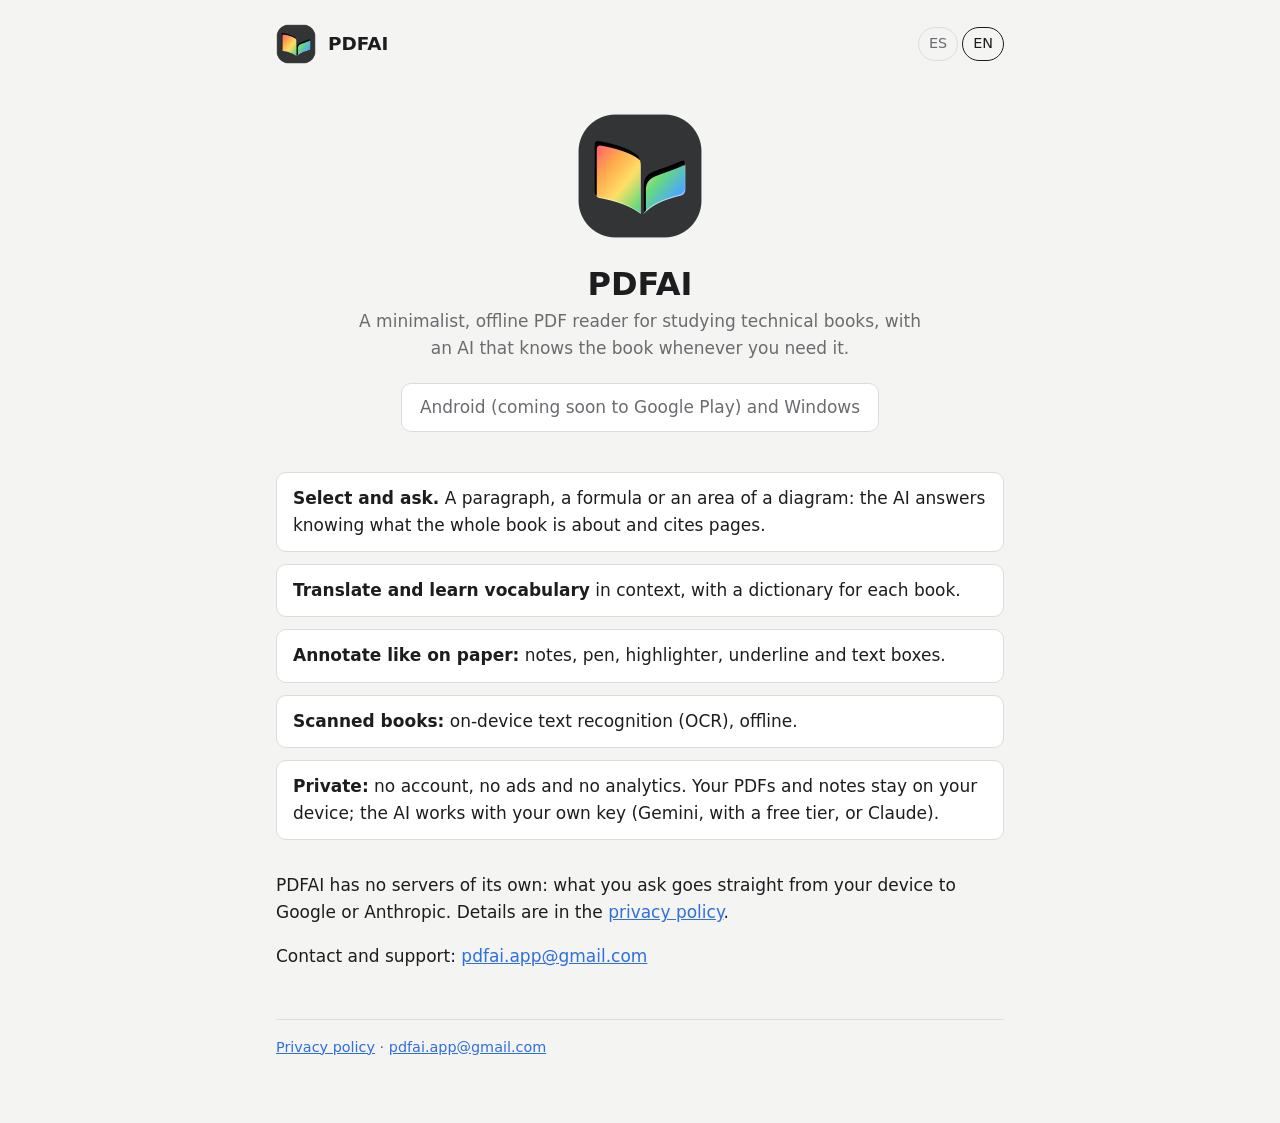
<file: index.html>
<!doctype html>
<html lang="es">
  <head>
    <meta charset="utf-8" />
    <meta name="viewport" content="width=device-width, initial-scale=1" />
    <title>PDFAI · Lector de PDF con IA · PDF reader with AI</title>
    <meta name="description" content="PDFAI: lector de PDF minimalista y sin conexión para Android y Windows; pregunta a la IA por cualquier pasaje con tu propia clave." />
    <link rel="icon" href="icono-512.png" />
    <link rel="stylesheet" href="estilo.css" />
    <script>
      // Idioma: #es / #en en la dirección o el del navegador (español si empieza por «es»; si no, inglés).
      (function () {
        function set(l) {
          document.documentElement.setAttribute("data-lang", l);
          document.documentElement.lang = l;
        }
        var h = location.hash.slice(1);
        set(h === "en" || h === "es" ? h : /^es\b/i.test(navigator.language || "") ? "es" : "en");
        addEventListener("hashchange", function () {
          var x = location.hash.slice(1);
          if (x === "es" || x === "en") set(x);
        });
      })();
    </script>
  </head>
  <body>
    <main>
      <header class="top">
        <a class="brand" href="index.html"><img src="icono-512.png" alt="" width="40" height="40" />PDFAI</a>
        <nav class="langs" aria-label="Idioma / Language"><a href="#es" hreflang="es">ES</a><a href="#en" hreflang="en">EN</a></nav>
      </header>

      <section class="l-es" lang="es">
        <div class="hero">
          <img src="icono-512.png" alt="Icono de PDFAI" width="128" height="128" />
          <h1>PDFAI</h1>
          <p>Lector de PDF minimalista y sin conexión para estudiar libros técnicos, con una IA que conoce el libro cuando la necesitas.</p>
          <span class="cta">Android (próximamente en Google Play) y Windows</span>
        </div>
        <ul class="features">
          <li><strong>Selecciona y pregunta.</strong> Un párrafo, una fórmula o un recuadro de un diagrama: la IA responde sabiendo de qué trata el libro entero y cita las páginas.</li>
          <li><strong>Traduce y aprende vocabulario</strong> en su contexto, con un diccionario por libro.</li>
          <li><strong>Anota como en papel:</strong> notas, boli, marcador, subrayador y cajas de texto.</li>
          <li><strong>Libros escaneados:</strong> reconocimiento de texto (OCR) en el propio dispositivo, sin conexión.</li>
          <li><strong>Privado:</strong> sin cuenta, sin anuncios y sin analítica. Tus PDF y notas se quedan en tu dispositivo; la IA funciona con tu propia clave (Gemini, con plan gratuito, o Claude).</li>
        </ul>
        <p>PDFAI no tiene servidores propios: lo que preguntas va directamente de tu dispositivo a Google o a Anthropic. Los detalles están en la <a href="privacidad.html#es">política de privacidad</a>.</p>
        <p>Contacto y soporte: <a href="mailto:pdfai.app@gmail.com">pdfai.app@gmail.com</a></p>
      </section>

      <section class="l-en" lang="en">
        <div class="hero">
          <img src="icono-512.png" alt="PDFAI icon" width="128" height="128" />
          <h1>PDFAI</h1>
          <p>A minimalist, offline PDF reader for studying technical books, with an AI that knows the book whenever you need it.</p>
          <span class="cta">Android (coming soon to Google Play) and Windows</span>
        </div>
        <ul class="features">
          <li><strong>Select and ask.</strong> A paragraph, a formula or an area of a diagram: the AI answers knowing what the whole book is about and cites pages.</li>
          <li><strong>Translate and learn vocabulary</strong> in context, with a dictionary for each book.</li>
          <li><strong>Annotate like on paper:</strong> notes, pen, highlighter, underline and text boxes.</li>
          <li><strong>Scanned books:</strong> on-device text recognition (OCR), offline.</li>
          <li><strong>Private:</strong> no account, no ads and no analytics. Your PDFs and notes stay on your device; the AI works with your own key (Gemini, with a free tier, or Claude).</li>
        </ul>
        <p>PDFAI has no servers of its own: what you ask goes straight from your device to Google or Anthropic. Details are in the <a href="privacidad.html#en">privacy policy</a>.</p>
        <p>Contact and support: <a href="mailto:pdfai.app@gmail.com">pdfai.app@gmail.com</a></p>
      </section>

      <footer>
        <span class="l-es"><a href="privacidad.html#es">Política de privacidad</a></span><span class="l-en"><a href="privacidad.html#en">Privacy policy</a></span> ·
        <a href="mailto:pdfai.app@gmail.com">pdfai.app@gmail.com</a>
      </footer>
    </main>
  </body>
</html>
</file>
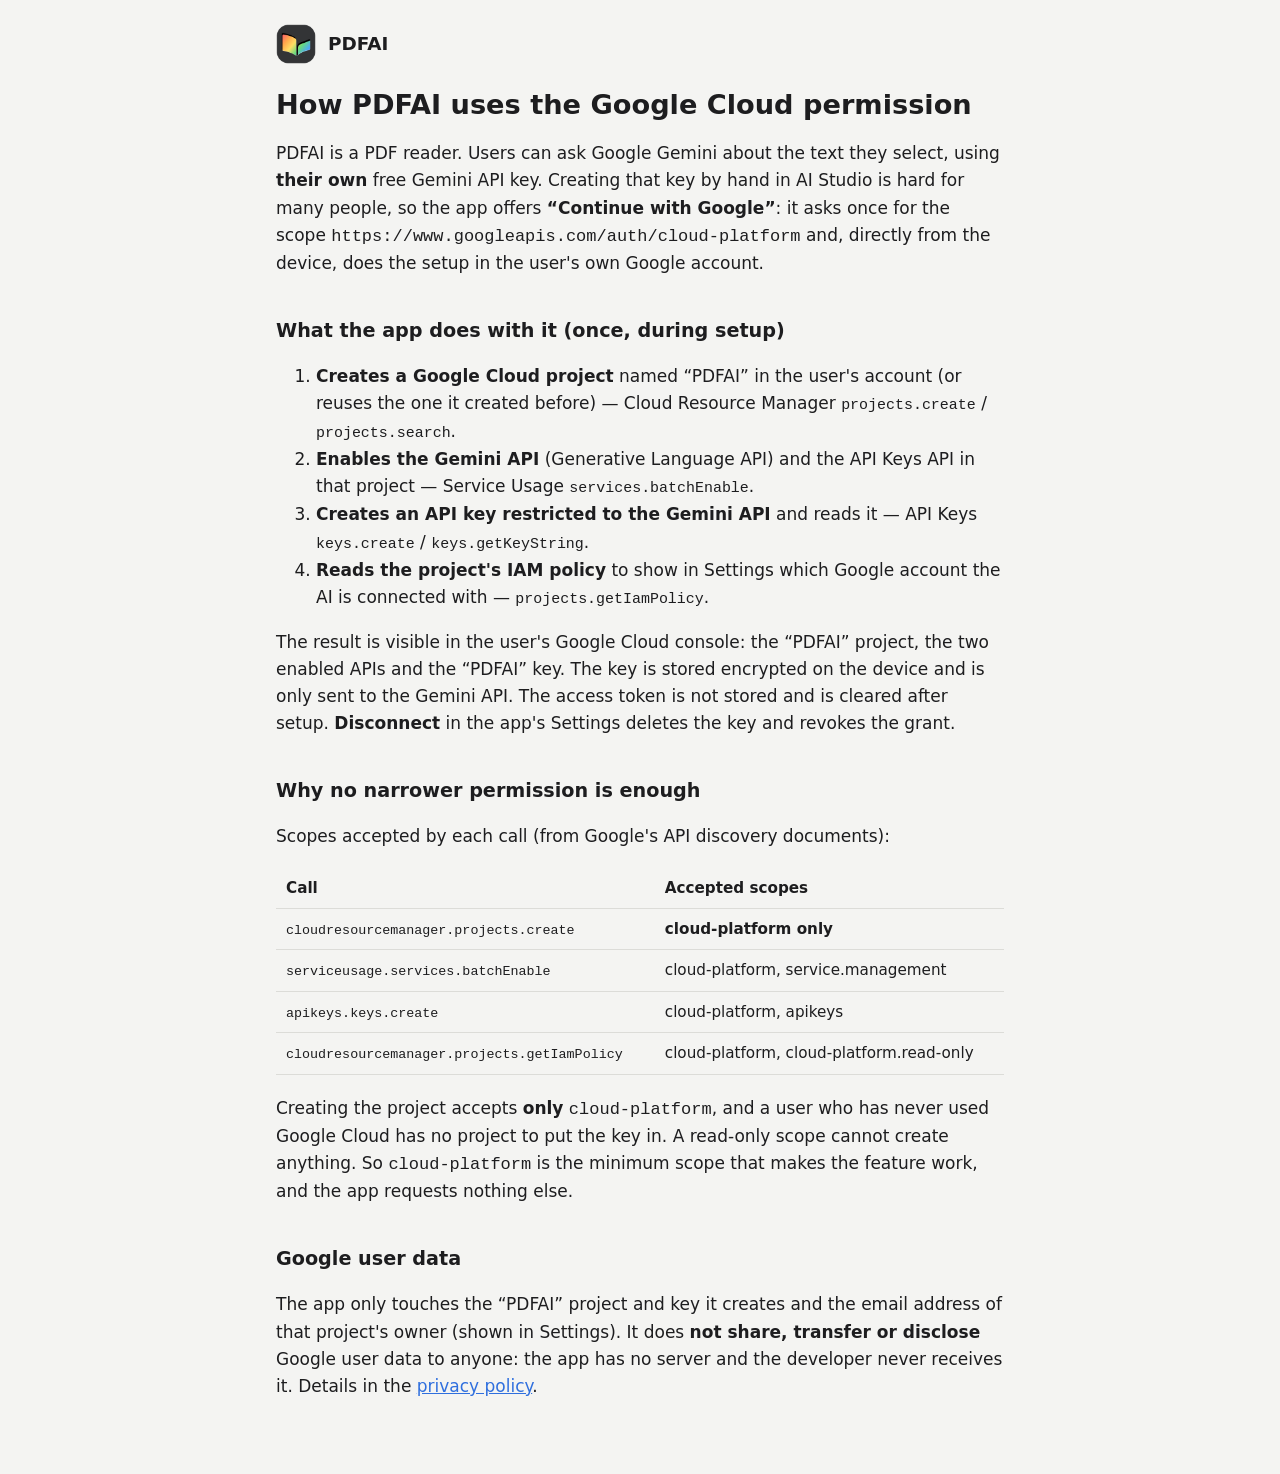
<file: google-permission.html>
<!doctype html>
<html lang="en">
  <head>
    <meta charset="utf-8" />
    <meta name="viewport" content="width=device-width, initial-scale=1" />
    <title>PDFAI · Google Cloud permission</title>
    <meta name="description" content="How PDFAI uses the Google Cloud (cloud-platform) permission and why no narrower permission is enough." />
    <link rel="icon" href="icono-512.png" />
    <link rel="stylesheet" href="estilo.css" />
    <style>
      table { width: 100%; border-collapse: collapse; font-size: 0.95rem; margin: 12px 0 20px; }
      th, td { text-align: left; padding: 8px 10px; border-bottom: 1px solid var(--line); vertical-align: top; }
      td code, li code { font-size: 0.88em; }
      .only { font-weight: 700; }
    </style>
  </head>
  <body>
    <main>
      <header class="top">
        <a class="brand" href="index.html"><img src="icono-512.png" alt="" width="40" height="40" />PDFAI</a>
      </header>

      <h1>How PDFAI uses the Google Cloud permission</h1>
      <p>
        PDFAI is a PDF reader. Users can ask Google Gemini about the text they select, using <strong>their own</strong> free
        Gemini API key. Creating that key by hand in AI Studio is hard for many people, so the app offers
        <strong>“Continue with Google”</strong>: it asks once for the scope
        <code>https://www.googleapis.com/auth/cloud-platform</code> and, directly from the device, does the setup in the user's
        own Google account.
      </p>

      <h2>What the app does with it (once, during setup)</h2>
      <ol>
        <li><strong>Creates a Google Cloud project</strong> named “PDFAI” in the user's account (or reuses the one it created before) — Cloud Resource Manager <code>projects.create</code> / <code>projects.search</code>.</li>
        <li><strong>Enables the Gemini API</strong> (Generative Language API) and the API Keys API in that project — Service Usage <code>services.batchEnable</code>.</li>
        <li><strong>Creates an API key restricted to the Gemini API</strong> and reads it — API Keys <code>keys.create</code> / <code>keys.getKeyString</code>.</li>
        <li><strong>Reads the project's IAM policy</strong> to show in Settings which Google account the AI is connected with — <code>projects.getIamPolicy</code>.</li>
      </ol>
      <p>
        The result is visible in the user's Google Cloud console: the “PDFAI” project, the two enabled APIs and the “PDFAI” key.
        The key is stored encrypted on the device and is only sent to the Gemini API. The access token is not stored and is cleared
        after setup. <strong>Disconnect</strong> in the app's Settings deletes the key and revokes the grant.
      </p>

      <h2>Why no narrower permission is enough</h2>
      <p>Scopes accepted by each call (from Google's API discovery documents):</p>
      <table>
        <thead><tr><th>Call</th><th>Accepted scopes</th></tr></thead>
        <tbody>
          <tr><td><code>cloudresourcemanager.projects.create</code></td><td class="only">cloud-platform only</td></tr>
          <tr><td><code>serviceusage.services.batchEnable</code></td><td>cloud-platform, service.management</td></tr>
          <tr><td><code>apikeys.keys.create</code></td><td>cloud-platform, apikeys</td></tr>
          <tr><td><code>cloudresourcemanager.projects.getIamPolicy</code></td><td>cloud-platform, cloud-platform.read-only</td></tr>
        </tbody>
      </table>
      <p>
        Creating the project accepts <strong>only</strong> <code>cloud-platform</code>, and a user who has never used Google Cloud
        has no project to put the key in. A read-only scope cannot create anything. So <code>cloud-platform</code> is the minimum
        scope that makes the feature work, and the app requests nothing else.
      </p>

      <h2>Google user data</h2>
      <p>
        The app only touches the “PDFAI” project and key it creates and the email address of that project's owner (shown in
        Settings). It does <strong>not share, transfer or disclose</strong> Google user data to anyone: the app has no server and
        the developer never receives it. Details in the <a href="privacidad.html#en">privacy policy</a>.
      </p>
    </main>
  </body>
</html>
</file>
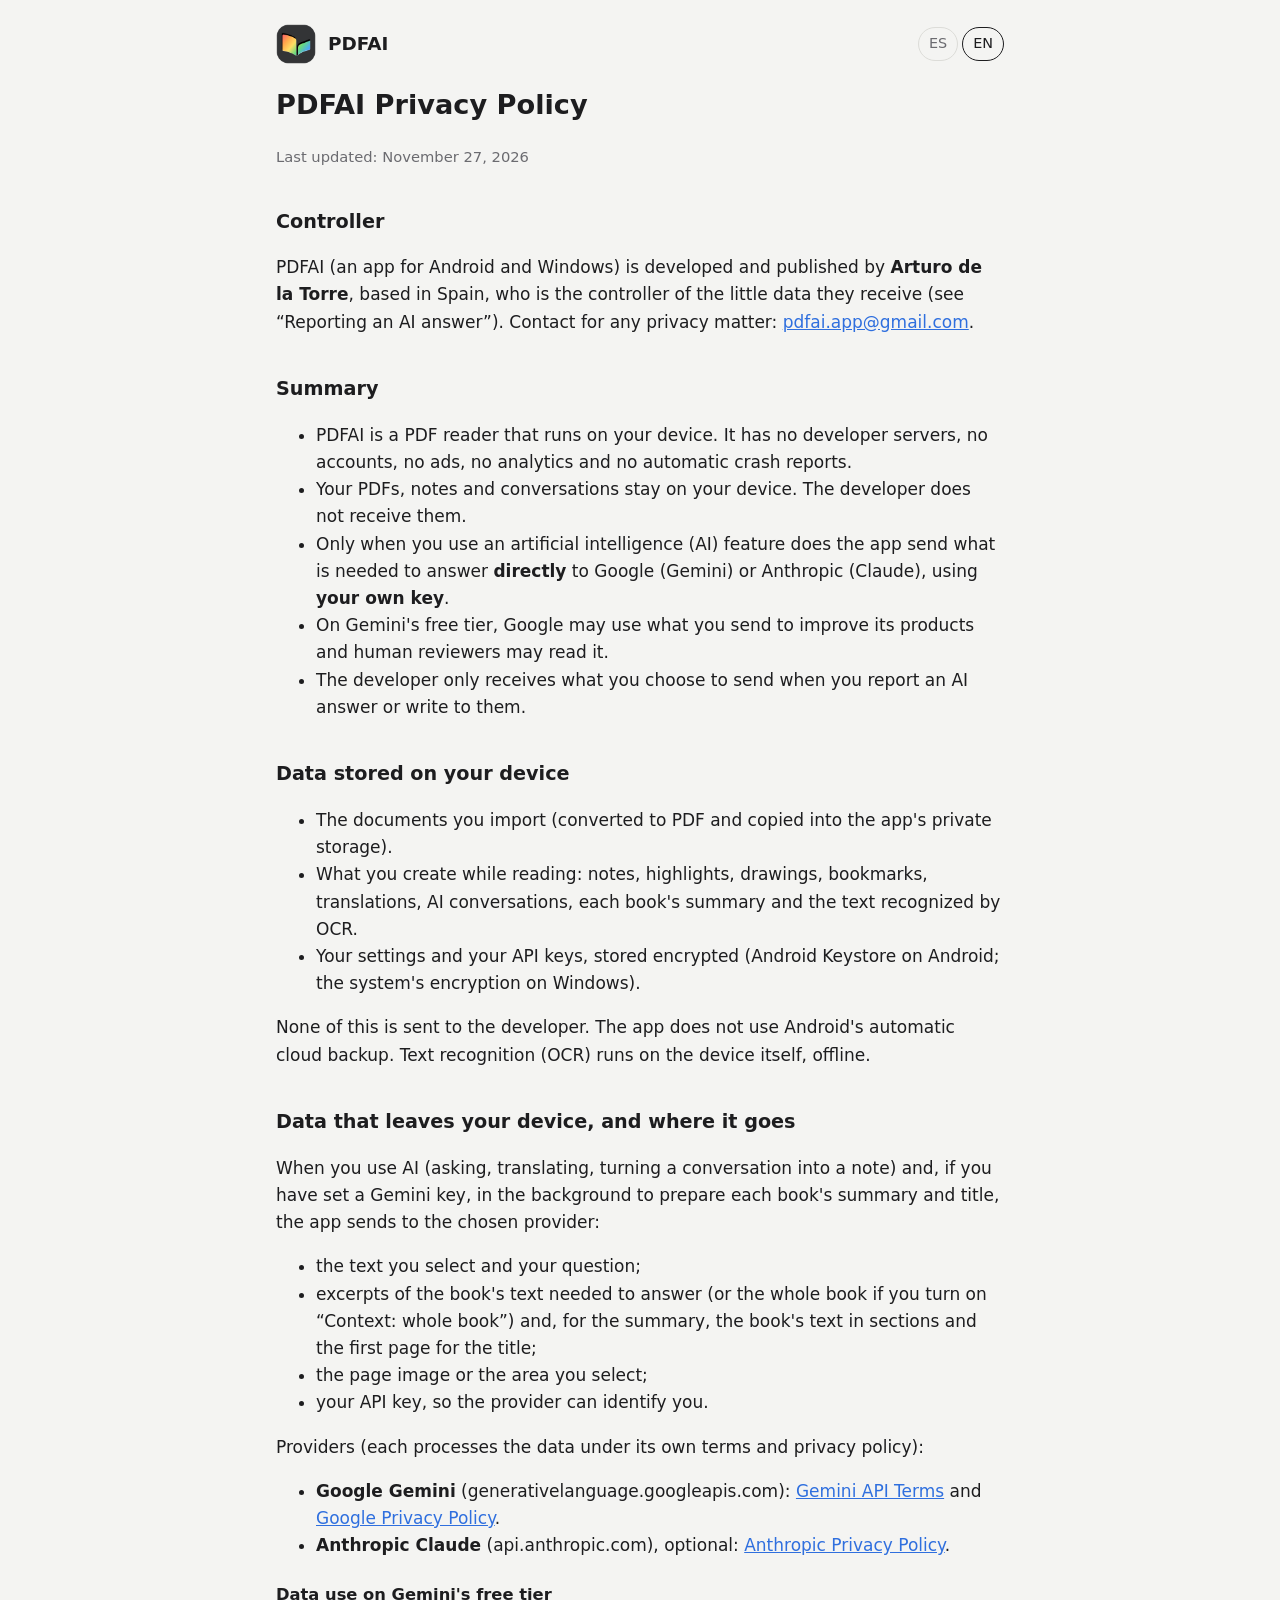
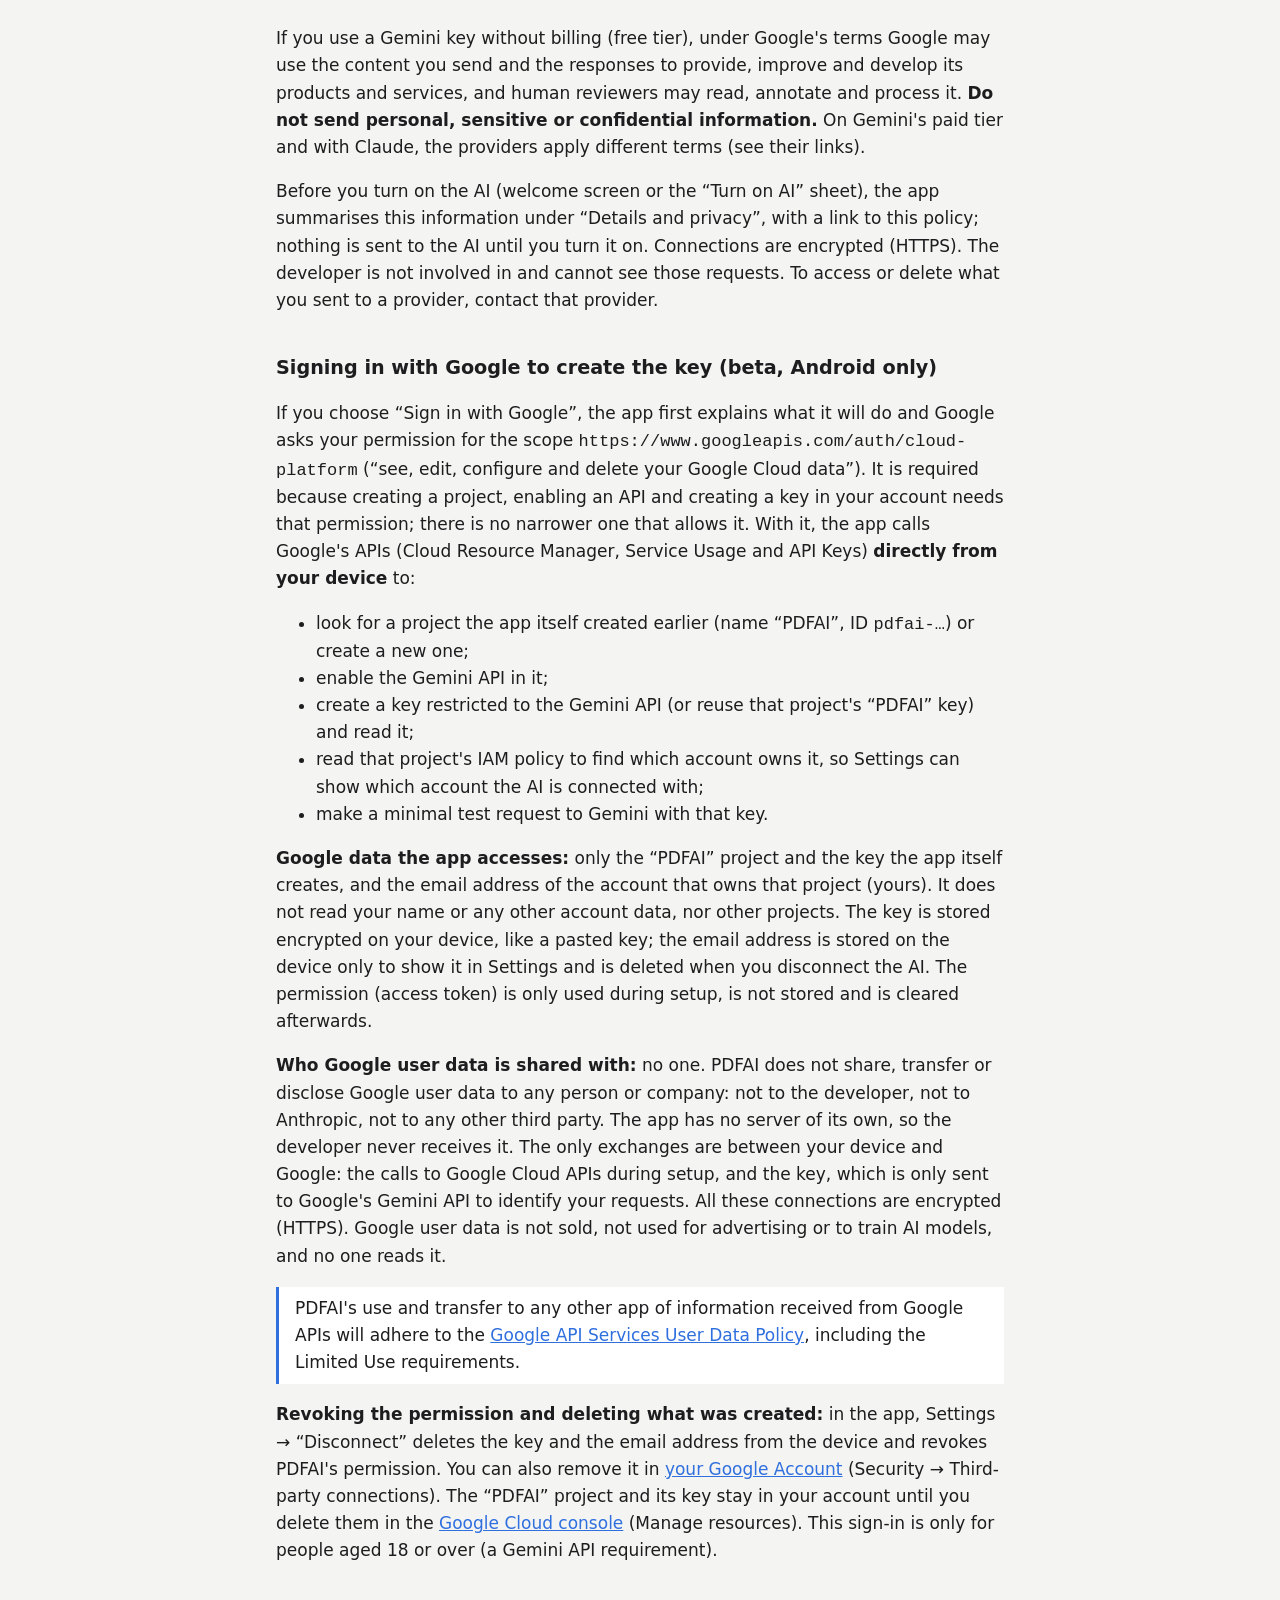
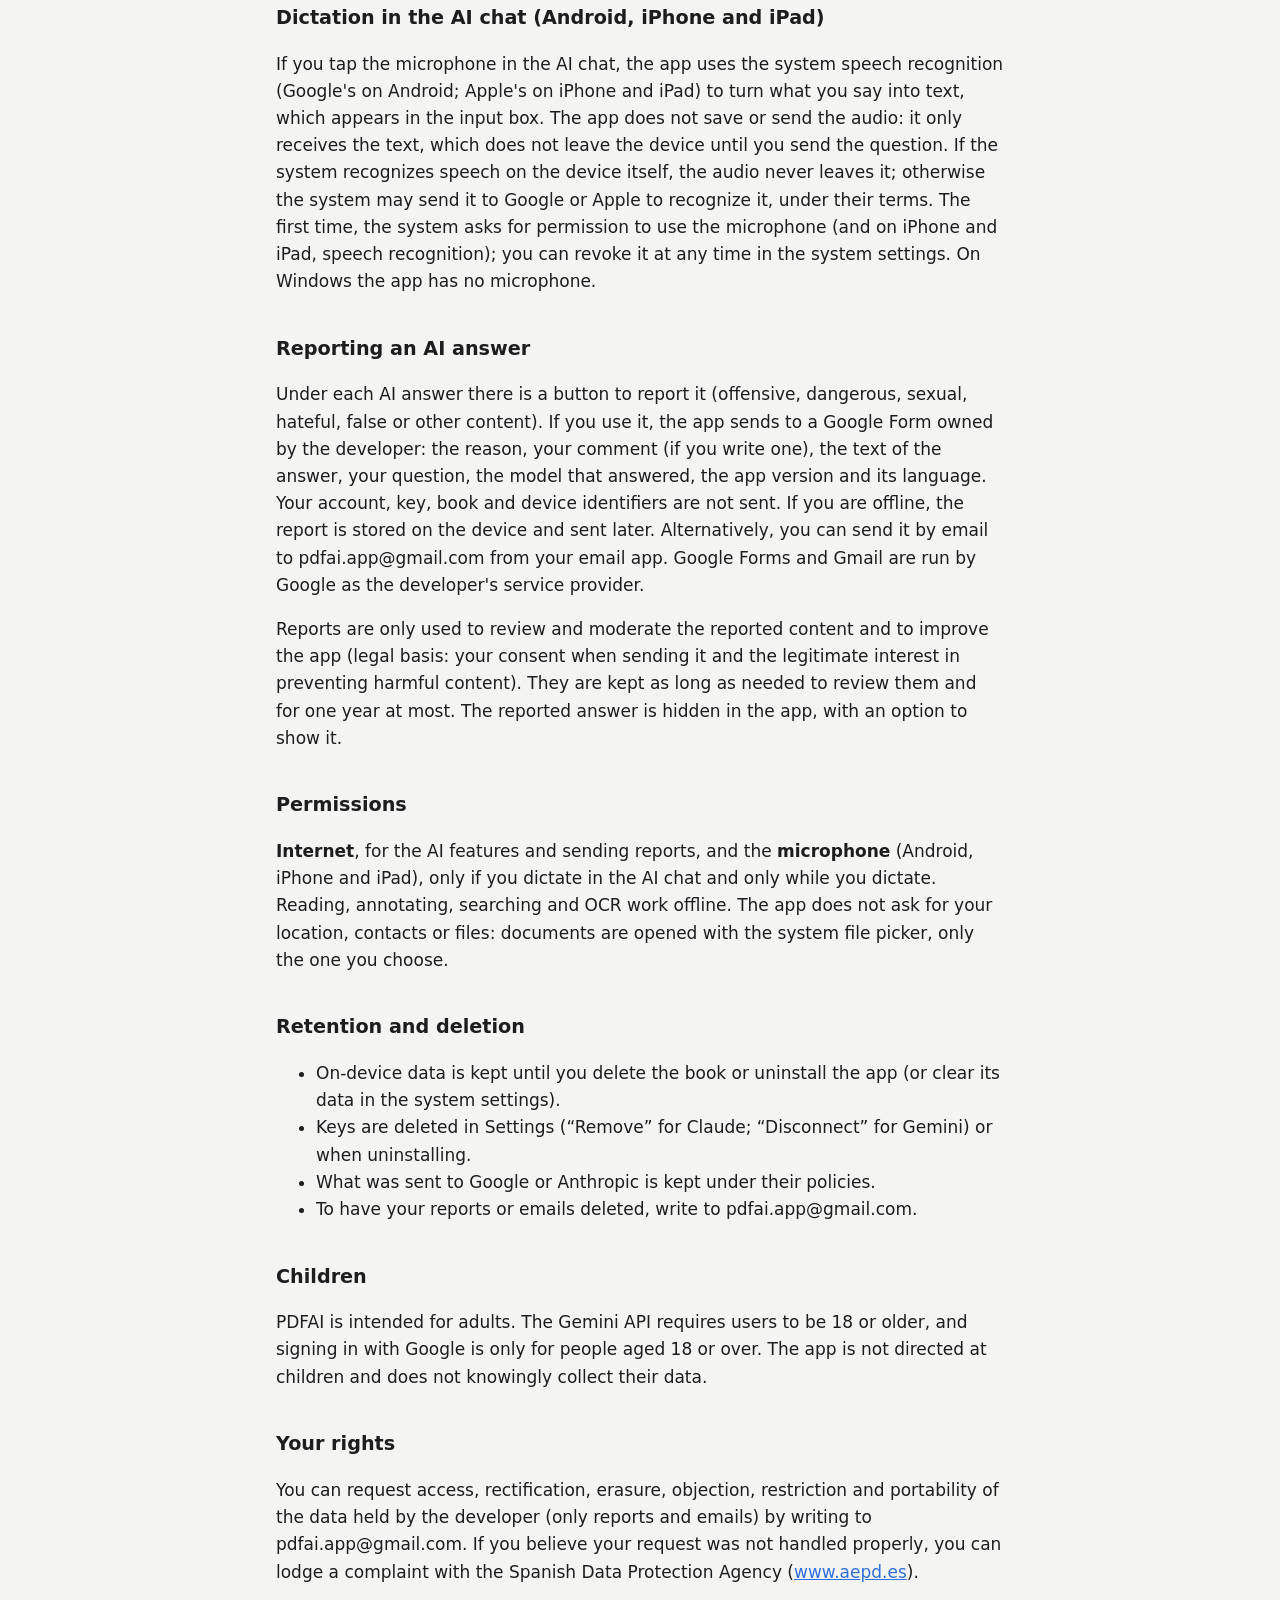
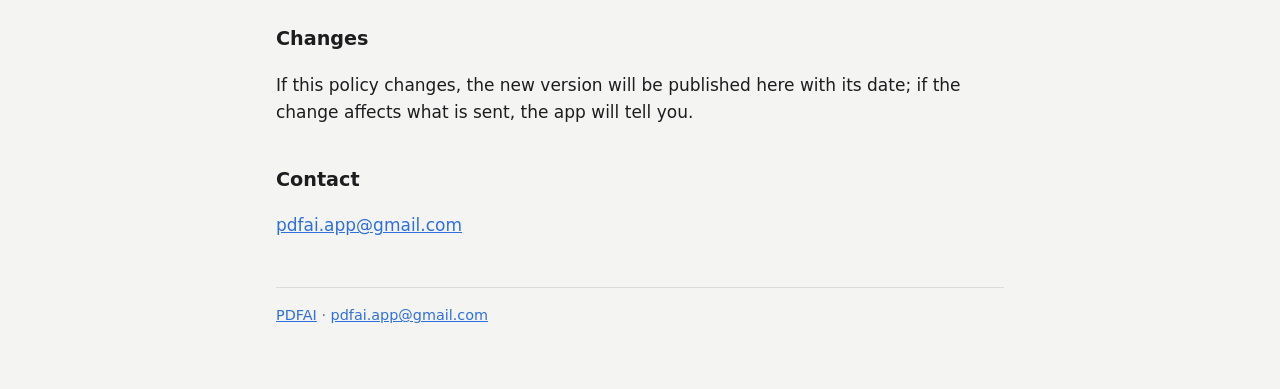
<file: privacidad.html>
<!doctype html>
<html lang="es">
  <head>
    <meta charset="utf-8" />
    <meta name="viewport" content="width=device-width, initial-scale=1" />
    <title>Política de privacidad de PDFAI · PDFAI Privacy Policy</title>
    <meta name="description" content="Política de privacidad de PDFAI, lector de PDF con IA. PDFAI Privacy Policy." />
    <link rel="icon" href="icono-512.png" />
    <link rel="stylesheet" href="estilo.css" />
    <script>
      // Idioma: #es / #en en la dirección o el del navegador (español si empieza por «es»; si no, inglés).
      (function () {
        function set(l) {
          document.documentElement.setAttribute("data-lang", l);
          document.documentElement.lang = l;
        }
        var h = location.hash.slice(1);
        set(h === "en" || h === "es" ? h : /^es\b/i.test(navigator.language || "") ? "es" : "en");
        addEventListener("hashchange", function () {
          var x = location.hash.slice(1);
          if (x === "es" || x === "en") set(x);
        });
      })();
    </script>
  </head>
  <body>
    <main>
      <header class="top">
        <a class="brand" href="index.html"><img src="icono-512.png" alt="" width="40" height="40" />PDFAI</a>
        <nav class="langs" aria-label="Idioma / Language"><a href="#es" hreflang="es">ES</a><a href="#en" hreflang="en">EN</a></nav>
      </header>

      <article class="l-es" lang="es">
        <h1>Política de privacidad de PDFAI</h1>
        <p class="meta">Última actualización: 27 de noviembre de 2026</p>

        <h2>Responsable</h2>
        <p>
          PDFAI (aplicación para Android y Windows) la desarrolla y publica <strong>Arturo de la Torre</strong>, con domicilio en
          España, que es el responsable del tratamiento de los pocos datos que recibe (ver «Reportar una respuesta»). Contacto para
          cualquier cuestión de privacidad: <a href="mailto:pdfai.app@gmail.com">pdfai.app@gmail.com</a>.
        </p>

        <h2>Resumen</h2>
        <ul>
          <li>PDFAI es un lector de PDF que funciona en tu dispositivo. No tiene servidores propios, ni cuentas, ni anuncios, ni analítica, ni informes de errores automáticos.</li>
          <li>Tus PDF, notas y conversaciones se quedan en tu dispositivo. El desarrollador no los recibe.</li>
          <li>Solo cuando usas una función de inteligencia artificial (IA), la app envía <strong>directamente</strong> a Google (Gemini) o a Anthropic (Claude), con <strong>tu propia clave</strong>, lo necesario para responder.</li>
          <li>En el plan gratuito de Gemini, Google puede usar lo que envías para mejorar sus productos y puede revisarlo personal humano.</li>
          <li>El desarrollador solo recibe lo que tú decides enviarle al reportar una respuesta de la IA o al escribirle.</li>
        </ul>

        <h2>Datos que se guardan en tu dispositivo</h2>
        <ul>
          <li>Los documentos que importas (convertidos a PDF y copiados en el almacenamiento privado de la app).</li>
          <li>Lo que creas al leer: notas, subrayados, dibujos, marcadores, traducciones, conversaciones con la IA, la ficha de cada libro y el texto reconocido por OCR.</li>
          <li>Tus ajustes y tus claves de API, guardadas cifradas (Android Keystore en Android; cifrado del sistema en Windows).</li>
        </ul>
        <p>
          Nada de esto se envía al desarrollador. La app no usa las copias de seguridad automáticas en la nube de Android. El
          reconocimiento de texto (OCR) se hace en el propio dispositivo, sin conexión.
        </p>

        <h2>Datos que salen del dispositivo y adónde van</h2>
        <p>Cuando usas la IA (preguntar, traducir, convertir una conversación en nota) y, si has puesto una clave de Gemini, en segundo plano para preparar la ficha y el título de cada libro, la app envía al proveedor elegido:</p>
        <ul>
          <li>el texto que seleccionas y tu pregunta;</li>
          <li>fragmentos del texto del libro necesarios para responder (o el libro entero si activas «Contexto: todo el libro»), y, para la ficha, el texto del libro por tramos y la primera página para el título;</li>
          <li>la imagen de la página o el recorte que seleccionas;</li>
          <li>tu clave de API, para que el proveedor te identifique.</li>
        </ul>
        <p>Proveedores (cada uno trata los datos según sus propias condiciones y su política de privacidad):</p>
        <ul>
          <li><strong>Google Gemini</strong> (generativelanguage.googleapis.com): <a href="https://ai.google.dev/gemini-api/terms">condiciones de la API de Gemini</a> y <a href="https://policies.google.com/privacy">política de privacidad de Google</a>.</li>
          <li><strong>Anthropic Claude</strong> (api.anthropic.com), opcional: <a href="https://www.anthropic.com/legal/privacy">política de privacidad de Anthropic</a>.</li>
        </ul>
        <h3>Uso de datos en el plan gratuito de Gemini</h3>
        <p>
          Si usas una clave de Gemini sin facturación (plan gratuito), según las condiciones de Google, Google puede usar el contenido
          que envías y las respuestas para proporcionar, mejorar y desarrollar sus productos y servicios, y puede haber personas que
          lo lean, anoten y procesen. <strong>No envíes datos personales, sensibles o confidenciales.</strong> En el plan de pago de
          Gemini y con Claude, los proveedores aplican otras condiciones (consúltalas en sus enlaces).
        </p>
        <p>
          Antes de activar la IA (pantalla de bienvenida u hoja «Activa la IA»), la app resume esta información en «Detalles y
          privacidad», con un enlace a esta política; mientras no la activas no se envía nada a la IA. Las conexiones van cifradas (HTTPS). El desarrollador no interviene ni puede ver esas peticiones. Para
          consultar o borrar lo que hayas enviado a un proveedor, dirígete a ese proveedor.
        </p>

        <h2>Iniciar sesión con Google para crear la clave (beta, solo Android)</h2>
        <p>
          Si eliges «Iniciar sesión con Google», la app te explica antes qué va a hacer y Google te pide permiso para el ámbito
          <code>https://www.googleapis.com/auth/cloud-platform</code> («ver, editar, configurar y eliminar tus datos de Google
          Cloud»). Es necesario porque crear un proyecto, activar una API y crear una clave en tu cuenta exige ese permiso; no
          existe uno más limitado que lo permita. Con él, la app llama <strong>directamente desde tu dispositivo</strong> a las APIs
          de Google (Cloud Resource Manager, Service Usage y API Keys) para:
        </p>
        <ul>
          <li>buscar un proyecto que la propia app creara antes (nombre «PDFAI», identificador <code>pdfai-…</code>) o crear uno nuevo;</li>
          <li>activar en él la API de Gemini;</li>
          <li>crear una clave limitada a la API de Gemini (o reutilizar la clave «PDFAI» de ese proyecto) y leerla;</li>
          <li>leer los permisos de ese proyecto para saber qué cuenta es su propietaria y mostrar en Ajustes con qué cuenta está conectada la IA;</li>
          <li>hacer una petición mínima de prueba a Gemini con esa clave.</li>
        </ul>
        <p>
          <strong>Datos de Google a los que accede la app:</strong> solo el proyecto «PDFAI» y la clave que crea la propia app, y la
          dirección de correo de la cuenta propietaria de ese proyecto (la tuya). No lee tu nombre ni otros datos de tu cuenta, ni
          otros proyectos. La clave se guarda cifrada en tu dispositivo, como una clave pegada; el correo se guarda en el
          dispositivo solo para mostrarlo en Ajustes y se borra al desconectar la IA. El permiso (token de acceso) se usa solo
          durante el alta, no se guarda y se borra al terminar.
        </p>
        <p>
          <strong>Con quién se comparten los datos de Google:</strong> con nadie. PDFAI no comparte, transfiere ni comunica los datos
          de usuario de Google a ninguna persona ni empresa: ni al desarrollador, ni a Anthropic, ni a ningún otro tercero. La app no
          tiene servidor propio, así que el desarrollador nunca los recibe. Los únicos intercambios son entre tu dispositivo y Google:
          las llamadas a las APIs de Google Cloud durante el alta y la clave, que solo se envía a la API de Gemini de Google para
          identificar tus peticiones. Todas esas conexiones van cifradas (HTTPS). Los datos de Google no se venden, no se usan para publicidad ni para entrenar modelos de IA y
          nadie los lee.
        </p>
        <blockquote>
          El uso y la transferencia a cualquier otra aplicación de la información recibida de las APIs de Google por parte de PDFAI
          se ajustarán a la
          <a href="https://developers.google.com/terms/api-services-user-data-policy">Política de datos de usuario de los servicios de API de Google</a>,
          incluidos los requisitos de Uso limitado.
        </blockquote>
        <p>
          <strong>Retirar el permiso y borrar lo creado:</strong> en la app, Ajustes → «Desconectar» borra la clave y el correo del dispositivo y revoca el permiso de PDFAI. También puedes retirarlo en
          <a href="https://myaccount.google.com/permissions">tu cuenta de Google</a> (Seguridad → Conexiones con terceros). El
          proyecto «PDFAI» y su clave siguen en tu cuenta hasta que los borres en la
          <a href="https://console.cloud.google.com/cloud-resource-manager">consola de Google Cloud</a> (Gestionar recursos). Este
          inicio de sesión es solo para mayores de 18 años (requisito de la API de Gemini).
        </p>

        <h2>Dictar en el chat de IA (Android, iPhone y iPad)</h2>
        <p>Si tocas el micrófono del chat de IA, la app usa el reconocimiento de voz del sistema (el de Google en Android; el de Apple en iPhone y iPad) para convertir lo que dices en texto, que aparece en el cuadro de escribir. La app no guarda ni envía el audio: solo recibe el texto, que no sale del dispositivo hasta que tú envías la pregunta. Si el sistema reconoce la voz en el propio dispositivo, el audio no sale de él; si no, el sistema puede enviarlo a Google o a Apple para reconocerlo, según sus condiciones. La primera vez el sistema pide permiso para el micrófono (y en iPhone y iPad, para el reconocimiento de voz); puedes quitarlo cuando quieras en los ajustes del sistema. En Windows la app no tiene micrófono.</p>

        <h2>Reportar una respuesta de la IA</h2>
        <p>
          Bajo cada respuesta de la IA hay un botón para reportarla (contenido ofensivo, peligroso, sexual, de odio, falso u otro).
          Si lo usas, la app envía a un Formulario de Google del desarrollador: el motivo, tu comentario (si escribes uno), el texto
          de la respuesta, tu pregunta, el modelo que respondió, la versión de la app y su idioma. No se envían tu cuenta, tu clave,
          tu libro ni identificadores del dispositivo. Si no hay conexión, el reporte se guarda en el dispositivo y se envía más
          tarde. Como alternativa puedes enviarlo por correo a pdfai.app@gmail.com desde tu programa de correo. Google Forms y Gmail
          los gestiona Google como proveedor del desarrollador.
        </p>
        <p>
          Los reportes se usan solo para revisar y moderar el contenido reportado y mejorar la app (base jurídica: tu consentimiento
          al enviarlo y el interés legítimo en evitar contenido dañino). Se conservan el tiempo necesario para revisarlos y como
          máximo un año. La respuesta reportada queda oculta en la app, con opción de verla.
        </p>

        <h2>Permisos</h2>
        <p>
          <strong>Internet</strong>, para las funciones de IA y el envío de reportes, y el <strong>micrófono</strong> (Android, iPhone y
          iPad), solo si dictas en el chat de IA y solo mientras dictas. Leer, anotar, buscar y el OCR funcionan sin conexión. La app
          no pide acceso a tu ubicación, contactos ni a tus archivos: los documentos se abren con el selector de archivos del
          sistema, solo el que eliges.
        </p>

        <h2>Conservación y borrado</h2>
        <ul>
          <li>Los datos del dispositivo se conservan hasta que borras el libro o desinstalas la app (o borras sus datos en los ajustes del sistema).</li>
          <li>Las claves se borran en Ajustes («Quitar» para Claude; «Desconectar» para Gemini) o al desinstalar.</li>
          <li>Lo enviado a Google o Anthropic se conserva según sus políticas.</li>
          <li>Para que se borren tus reportes o correos, escribe a pdfai.app@gmail.com.</li>
        </ul>

        <h2>Menores</h2>
        <p>
          PDFAI está dirigida a personas adultas. La API de Gemini exige tener 18 años o más, y el inicio de sesión con Google solo es
          para mayores de 18 años. La app no está dirigida a menores ni recoge datos de ellos a sabiendas.
        </p>

        <h2>Tus derechos</h2>
        <p>
          Puedes pedir acceso, rectificación, supresión, oposición, limitación y portabilidad de los datos que tenga el desarrollador
          (solo reportes y correos) escribiendo a pdfai.app@gmail.com. Si crees que no se han atendido bien, puedes reclamar ante la
          Agencia Española de Protección de Datos (<a href="https://www.aepd.es">www.aepd.es</a>).
        </p>

        <h2>Cambios</h2>
        <p>Si esta política cambia, se publicará aquí con su nueva fecha; si el cambio afecta a lo que se envía, la app lo avisará.</p>

        <h2>Contacto</h2>
        <p><a href="mailto:pdfai.app@gmail.com">pdfai.app@gmail.com</a></p>
      </article>

      <article class="l-en" lang="en">
        <h1>PDFAI Privacy Policy</h1>
        <p class="meta">Last updated: November 27, 2026</p>

        <h2>Controller</h2>
        <p>
          PDFAI (an app for Android and Windows) is developed and published by <strong>Arturo de la Torre</strong>, based in
          Spain, who is the controller of the little data they receive (see “Reporting an AI answer”). Contact for any privacy
          matter: <a href="mailto:pdfai.app@gmail.com">pdfai.app@gmail.com</a>.
        </p>

        <h2>Summary</h2>
        <ul>
          <li>PDFAI is a PDF reader that runs on your device. It has no developer servers, no accounts, no ads, no analytics and no automatic crash reports.</li>
          <li>Your PDFs, notes and conversations stay on your device. The developer does not receive them.</li>
          <li>Only when you use an artificial intelligence (AI) feature does the app send what is needed to answer <strong>directly</strong> to Google (Gemini) or Anthropic (Claude), using <strong>your own key</strong>.</li>
          <li>On Gemini's free tier, Google may use what you send to improve its products and human reviewers may read it.</li>
          <li>The developer only receives what you choose to send when you report an AI answer or write to them.</li>
        </ul>

        <h2>Data stored on your device</h2>
        <ul>
          <li>The documents you import (converted to PDF and copied into the app's private storage).</li>
          <li>What you create while reading: notes, highlights, drawings, bookmarks, translations, AI conversations, each book's summary and the text recognized by OCR.</li>
          <li>Your settings and your API keys, stored encrypted (Android Keystore on Android; the system's encryption on Windows).</li>
        </ul>
        <p>None of this is sent to the developer. The app does not use Android's automatic cloud backup. Text recognition (OCR) runs on the device itself, offline.</p>

        <h2>Data that leaves your device, and where it goes</h2>
        <p>When you use AI (asking, translating, turning a conversation into a note) and, if you have set a Gemini key, in the background to prepare each book's summary and title, the app sends to the chosen provider:</p>
        <ul>
          <li>the text you select and your question;</li>
          <li>excerpts of the book's text needed to answer (or the whole book if you turn on “Context: whole book”) and, for the summary, the book's text in sections and the first page for the title;</li>
          <li>the page image or the area you select;</li>
          <li>your API key, so the provider can identify you.</li>
        </ul>
        <p>Providers (each processes the data under its own terms and privacy policy):</p>
        <ul>
          <li><strong>Google Gemini</strong> (generativelanguage.googleapis.com): <a href="https://ai.google.dev/gemini-api/terms">Gemini API Terms</a> and <a href="https://policies.google.com/privacy">Google Privacy Policy</a>.</li>
          <li><strong>Anthropic Claude</strong> (api.anthropic.com), optional: <a href="https://www.anthropic.com/legal/privacy">Anthropic Privacy Policy</a>.</li>
        </ul>
        <h3>Data use on Gemini's free tier</h3>
        <p>
          If you use a Gemini key without billing (free tier), under Google's terms Google may use the content you send and the
          responses to provide, improve and develop its products and services, and human reviewers may read, annotate and process
          it. <strong>Do not send personal, sensitive or confidential information.</strong> On Gemini's paid tier and with Claude, the
          providers apply different terms (see their links).
        </p>
        <p>
          Before you turn on the AI (welcome screen or the “Turn on AI” sheet), the app summarises this information under “Details
          and privacy”, with a link to this policy; nothing is sent to the AI until you turn it on. Connections are encrypted (HTTPS). The developer is not involved in and cannot see those requests.
          To access or delete what you sent to a provider, contact that provider.
        </p>

        <h2>Signing in with Google to create the key (beta, Android only)</h2>
        <p>
          If you choose “Sign in with Google”, the app first explains what it will do and Google asks your permission for the scope
          <code>https://www.googleapis.com/auth/cloud-platform</code> (“see, edit, configure and delete your Google Cloud data”). It
          is required because creating a project, enabling an API and creating a key in your account needs that permission; there is
          no narrower one that allows it. With it, the app calls Google's APIs (Cloud Resource Manager, Service Usage and API Keys)
          <strong>directly from your device</strong> to:
        </p>
        <ul>
          <li>look for a project the app itself created earlier (name “PDFAI”, ID <code>pdfai-…</code>) or create a new one;</li>
          <li>enable the Gemini API in it;</li>
          <li>create a key restricted to the Gemini API (or reuse that project's “PDFAI” key) and read it;</li>
          <li>read that project's IAM policy to find which account owns it, so Settings can show which account the AI is connected with;</li>
          <li>make a minimal test request to Gemini with that key.</li>
        </ul>
        <p>
          <strong>Google data the app accesses:</strong> only the “PDFAI” project and the key the app itself creates, and the email
          address of the account that owns that project (yours). It does not read your name or any other account data, nor other
          projects. The key is stored encrypted on your device, like a pasted key; the email address is stored on the device only to
          show it in Settings and is deleted when you disconnect the AI. The permission (access token) is only used during setup, is
          not stored and is cleared afterwards.
        </p>
        <p>
          <strong>Who Google user data is shared with:</strong> no one. PDFAI does not share, transfer or disclose Google user data
          to any person or company: not to the developer, not to Anthropic, not to any other third party. The app has no server of
          its own, so the developer never receives it. The only exchanges are between your device and Google: the calls to Google
          Cloud APIs during setup, and the key, which is only sent to Google's Gemini API to identify your requests. All these connections are encrypted (HTTPS). Google user data
          is not sold, not used for advertising or to train AI models, and no one reads it.
        </p>
        <blockquote>
          PDFAI's use and transfer to any other app of information received from Google APIs will adhere to the
          <a href="https://developers.google.com/terms/api-services-user-data-policy">Google API Services User Data Policy</a>, including
          the Limited Use requirements.
        </blockquote>
        <p>
          <strong>Revoking the permission and deleting what was created:</strong> in the app, Settings → “Disconnect” deletes the key and the email address from the device and revokes PDFAI's permission. You can also remove it in
          <a href="https://myaccount.google.com/permissions">your Google Account</a> (Security → Third-party connections). The “PDFAI”
          project and its key stay in your account until you delete them in the
          <a href="https://console.cloud.google.com/cloud-resource-manager">Google Cloud console</a> (Manage resources). This sign-in is
          only for people aged 18 or over (a Gemini API requirement).
        </p>

        <h2>Dictation in the AI chat (Android, iPhone and iPad)</h2>
        <p>If you tap the microphone in the AI chat, the app uses the system speech recognition (Google's on Android; Apple's on iPhone and iPad) to turn what you say into text, which appears in the input box. The app does not save or send the audio: it only receives the text, which does not leave the device until you send the question. If the system recognizes speech on the device itself, the audio never leaves it; otherwise the system may send it to Google or Apple to recognize it, under their terms. The first time, the system asks for permission to use the microphone (and on iPhone and iPad, speech recognition); you can revoke it at any time in the system settings. On Windows the app has no microphone.</p>

        <h2>Reporting an AI answer</h2>
        <p>
          Under each AI answer there is a button to report it (offensive, dangerous, sexual, hateful, false or other content). If you
          use it, the app sends to a Google Form owned by the developer: the reason, your comment (if you write one), the text of the
          answer, your question, the model that answered, the app version and its language. Your account, key, book and device
          identifiers are not sent. If you are offline, the report is stored on the device and sent later. Alternatively, you can
          send it by email to pdfai.app@gmail.com from your email app. Google Forms and Gmail are run by Google as the developer's
          service provider.
        </p>
        <p>
          Reports are only used to review and moderate the reported content and to improve the app (legal basis: your consent when
          sending it and the legitimate interest in preventing harmful content). They are kept as long as needed to review them and
          for one year at most. The reported answer is hidden in the app, with an option to show it.
        </p>

        <h2>Permissions</h2>
        <p>
          <strong>Internet</strong>, for the AI features and sending reports, and the <strong>microphone</strong> (Android, iPhone and
          iPad), only if you dictate in the AI chat and only while you dictate. Reading, annotating, searching and OCR work offline.
          The app does not ask for your location, contacts or files: documents are opened with the system file picker, only the one
          you choose.
        </p>

        <h2>Retention and deletion</h2>
        <ul>
          <li>On-device data is kept until you delete the book or uninstall the app (or clear its data in the system settings).</li>
          <li>Keys are deleted in Settings (“Remove” for Claude; “Disconnect” for Gemini) or when uninstalling.</li>
          <li>What was sent to Google or Anthropic is kept under their policies.</li>
          <li>To have your reports or emails deleted, write to pdfai.app@gmail.com.</li>
        </ul>

        <h2>Children</h2>
        <p>
          PDFAI is intended for adults. The Gemini API requires users to be 18 or older, and signing in with Google is only for people
          aged 18 or over. The app is not directed at children and does not knowingly collect their data.
        </p>

        <h2>Your rights</h2>
        <p>
          You can request access, rectification, erasure, objection, restriction and portability of the data held by the developer
          (only reports and emails) by writing to pdfai.app@gmail.com. If you believe your request was not handled properly, you can
          lodge a complaint with the Spanish Data Protection Agency (<a href="https://www.aepd.es">www.aepd.es</a>).
        </p>

        <h2>Changes</h2>
        <p>If this policy changes, the new version will be published here with its date; if the change affects what is sent, the app will tell you.</p>

        <h2>Contact</h2>
        <p><a href="mailto:pdfai.app@gmail.com">pdfai.app@gmail.com</a></p>
      </article>

      <footer>
        <a href="index.html">PDFAI</a> · <a href="mailto:pdfai.app@gmail.com">pdfai.app@gmail.com</a>
      </footer>
    </main>
  </body>
</html>
</file>
<file: estilo.css>
/* Web pública de PDFAI: minimalista, sin dependencias, coherente con la app. */
:root {
  --bg: #f4f4f2;
  --fg: #1d1d1f;
  --muted: #6b6b70;
  --line: #dcdcd8;
  --card: #ffffff;
  --accent: #2f6fde;
  color-scheme: light dark;
  font-family: system-ui, -apple-system, "Segoe UI", Roboto, sans-serif;
}
@media (prefers-color-scheme: dark) {
  :root {
    --bg: #18181a;
    --fg: #ececec;
    --muted: #a0a0a6;
    --line: #333336;
    --card: #232326;
    --accent: #6ea1ff;
  }
}
* {
  box-sizing: border-box;
}
body {
  margin: 0;
  background: var(--bg);
  color: var(--fg);
  line-height: 1.6;
  font-size: 17px;
}
main {
  max-width: 760px;
  margin: 0 auto;
  padding: 24px 16px 64px;
}
a {
  color: var(--accent);
}
header.top {
  display: flex;
  align-items: center;
  justify-content: space-between;
  gap: 12px;
  margin-bottom: 24px;
}
.brand {
  display: flex;
  align-items: center;
  gap: 12px;
  color: inherit;
  text-decoration: none;
  font-weight: 700;
  font-size: 1.15rem;
}
.brand img {
  width: 40px;
  height: 40px;
  border-radius: 10px;
}
.langs {
  display: flex;
  gap: 4px;
}
.langs a {
  padding: 4px 10px;
  border: 1px solid var(--line);
  border-radius: 999px;
  text-decoration: none;
  color: var(--muted);
  font-size: 0.9rem;
}
html[data-lang="es"] .langs a[href="#es"],
html[data-lang="en"] .langs a[href="#en"] {
  color: var(--fg);
  border-color: var(--fg);
}
.hero {
  text-align: center;
  padding: 24px 0 8px;
}
.hero img {
  width: 128px;
  height: 128px;
  border-radius: 28px;
}
.hero h1 {
  font-size: 2rem;
  margin: 16px 0 4px;
}
.hero p {
  color: var(--muted);
  margin: 0 auto;
  max-width: 34em;
}
.cta {
  display: inline-block;
  margin-top: 20px;
  padding: 10px 18px;
  border-radius: 10px;
  background: var(--card);
  border: 1px solid var(--line);
  color: var(--muted);
}
.features {
  list-style: none;
  padding: 0;
  margin: 32px 0;
  display: grid;
  gap: 12px;
}
.features li {
  background: var(--card);
  border: 1px solid var(--line);
  border-radius: 10px;
  padding: 12px 16px;
}
h1 {
  font-size: 1.7rem;
  line-height: 1.25;
}
h2 {
  font-size: 1.2rem;
  margin-top: 2em;
}
h3 {
  font-size: 1.02rem;
  margin-top: 1.4em;
}
.meta {
  color: var(--muted);
  font-size: 0.92rem;
}
blockquote {
  margin: 1em 0;
  padding: 8px 16px;
  border-left: 3px solid var(--accent);
  background: var(--card);
}
footer {
  margin-top: 48px;
  padding-top: 16px;
  border-top: 1px solid var(--line);
  color: var(--muted);
  font-size: 0.9rem;
}
/* Idiomas: con JavaScript se ve uno; sin él, los dos (español primero). */
html[data-lang="es"] .l-en,
html[data-lang="en"] .l-es {
  display: none;
}
</file>
